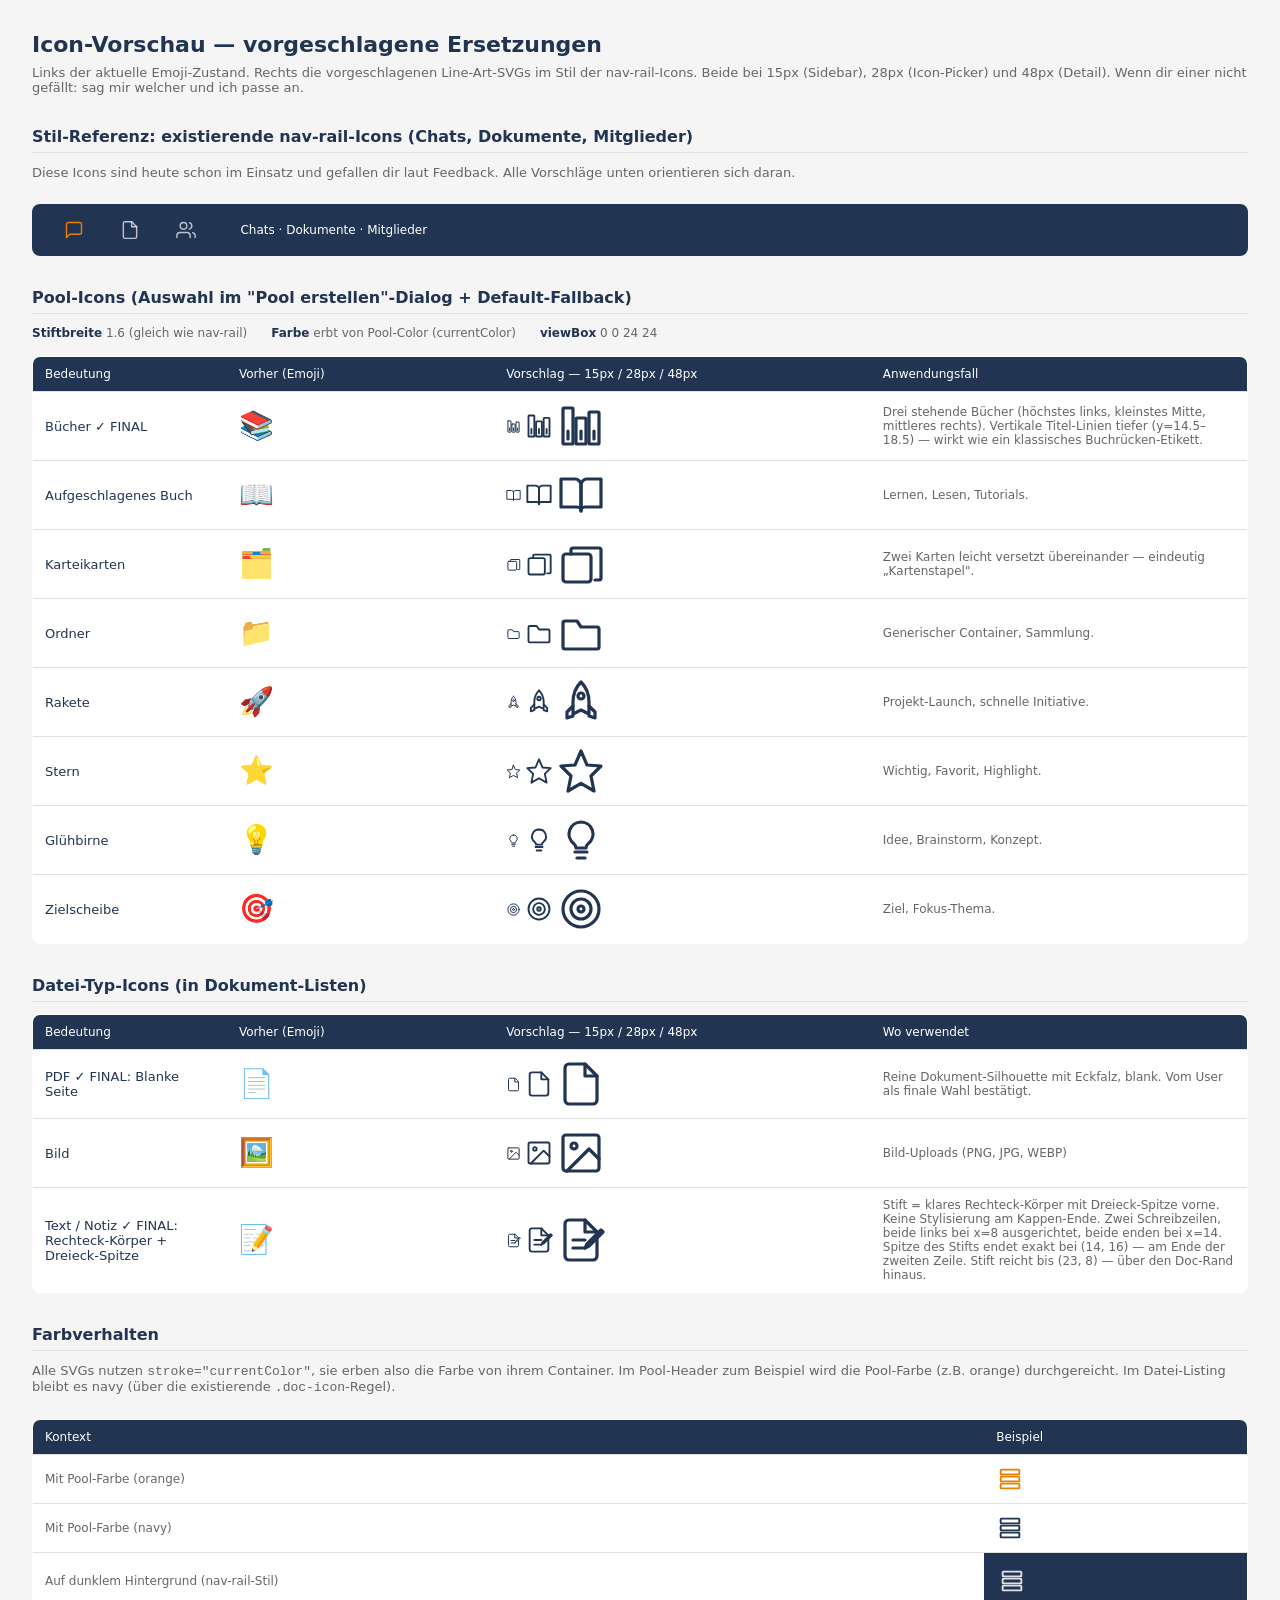
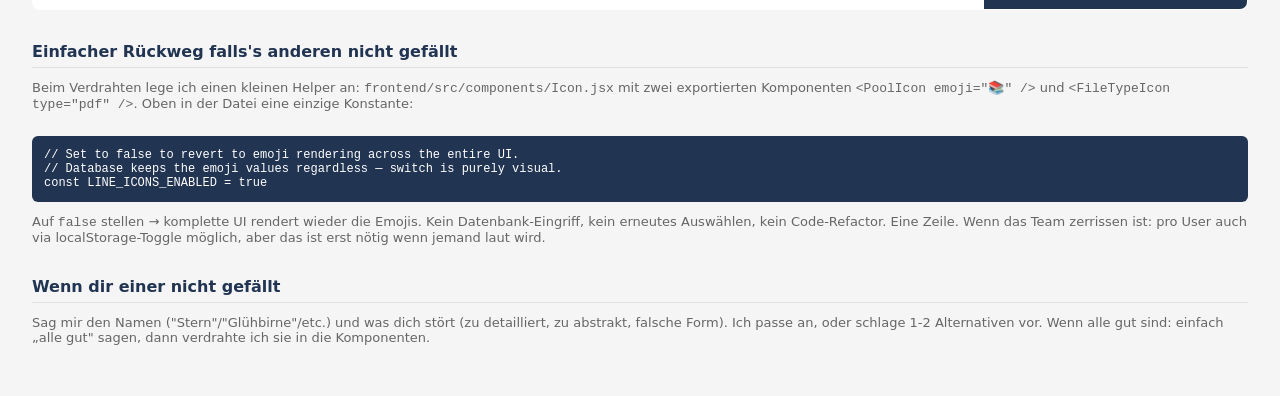
<file: frontend/dev-tools/icon-preview.html>
<!doctype html>
<html lang="de">
<head>
<meta charset="utf-8">
<title>Icon-Vorschau — XQT5 AI Plattform</title>
<style>
  :root {
    --primary: #ee7f00;
    --dark: #213452;
    --bg: #f5f5f5;
    --gray: #e0e0e0;
    --text: #333;
    --text-light: #666;
  }
  * { box-sizing: border-box; }
  body {
    margin: 0;
    padding: 32px;
    background: var(--bg);
    font-family: system-ui, -apple-system, sans-serif;
    color: var(--text);
  }
  h1 { color: var(--dark); margin: 0 0 8px; font-size: 22px; }
  h2 { color: var(--dark); margin: 32px 0 12px; font-size: 16px; border-bottom: 1px solid var(--gray); padding-bottom: 6px; }
  .lead { color: var(--text-light); margin: 0 0 24px; font-size: 13px; }
  table {
    width: 100%;
    border-collapse: collapse;
    background: white;
    border: 1px solid var(--gray);
    border-radius: 8px;
    overflow: hidden;
  }
  th, td { padding: 10px 12px; text-align: left; border-bottom: 1px solid var(--gray); font-size: 13px; vertical-align: middle; }
  th { background: var(--dark); color: white; font-weight: 500; font-size: 12px; }
  tr:last-child td { border-bottom: none; }
  .label { color: var(--text-light); font-size: 12px; }
  .name { color: var(--dark); font-weight: 500; }
  .emoji { font-size: 28px; line-height: 1; }
  .emoji-15 { font-size: 15px; }
  .emoji-48 { font-size: 48px; }
  .svg-cell { color: var(--dark); }
  .svg-cell.orange { color: var(--primary); }
  .svg-cell.navy { color: var(--dark); }
  svg { display: inline-block; vertical-align: middle; }
  .ref-card {
    background: var(--dark);
    color: white;
    padding: 16px;
    border-radius: 8px;
    margin: 16px 0 24px;
    font-size: 13px;
  }
  .ref-card svg { color: rgba(255, 255, 255, 0.7); margin: 0 16px; }
  .ref-card .ref-active svg { color: var(--primary); }
  .legend { display: flex; gap: 24px; margin-bottom: 16px; font-size: 12px; color: var(--text-light); }
  .legend strong { color: var(--dark); }
</style>
</head>
<body>

<h1>Icon-Vorschau — vorgeschlagene Ersetzungen</h1>
<p class="lead">
  Links der aktuelle Emoji-Zustand. Rechts die vorgeschlagenen Line-Art-SVGs im
  Stil der nav-rail-Icons. Beide bei 15px (Sidebar), 28px (Icon-Picker) und 48px
  (Detail). Wenn dir einer nicht gefällt: sag mir welcher und ich passe an.
</p>

<h2>Stil-Referenz: existierende nav-rail-Icons (Chats, Dokumente, Mitglieder)</h2>
<p class="lead">Diese Icons sind heute schon im Einsatz und gefallen dir laut Feedback. Alle Vorschläge unten orientieren sich daran.</p>
<div class="ref-card">
  <span class="ref-active">
    <svg width="20" height="20" viewBox="0 0 24 24" fill="none" stroke="currentColor" stroke-width="1.7" stroke-linecap="round" stroke-linejoin="round">
      <path d="M21 15a2 2 0 0 1-2 2H7l-4 4V5a2 2 0 0 1 2-2h14a2 2 0 0 1 2 2z"/>
    </svg>
  </span>
  <svg width="20" height="20" viewBox="0 0 24 24" fill="none" stroke="currentColor" stroke-width="1.7" stroke-linecap="round" stroke-linejoin="round">
    <path d="M14 2H6a2 2 0 0 0-2 2v16a2 2 0 0 0 2 2h12a2 2 0 0 0 2-2V8z"/>
    <polyline points="14 2 14 8 20 8"/>
  </svg>
  <svg width="20" height="20" viewBox="0 0 24 24" fill="none" stroke="currentColor" stroke-width="1.7" stroke-linecap="round" stroke-linejoin="round">
    <path d="M17 21v-2a4 4 0 0 0-4-4H5a4 4 0 0 0-4 4v2"/>
    <circle cx="9" cy="7" r="4"/>
    <path d="M23 21v-2a4 4 0 0 0-3-3.87"/>
    <path d="M16 3.13a4 4 0 0 1 0 7.75"/>
  </svg>
  <span style="margin-left: 24px; font-size: 12px;">Chats · Dokumente · Mitglieder</span>
</div>

<h2>Pool-Icons (Auswahl im "Pool erstellen"-Dialog + Default-Fallback)</h2>
<div class="legend">
  <span><strong>Stiftbreite</strong> 1.6 (gleich wie nav-rail)</span>
  <span><strong>Farbe</strong> erbt von Pool-Color (currentColor)</span>
  <span><strong>viewBox</strong> 0 0 24 24</span>
</div>

<table>
<colgroup>
  <col style="width: 16%">
  <col style="width: 22%">
  <col style="width: 31%">
  <col style="width: 31%">
</colgroup>
<thead><tr><th>Bedeutung</th><th>Vorher (Emoji)</th><th>Vorschlag — 15px / 28px / 48px</th><th>Anwendungsfall</th></tr></thead>
<tbody>

<tr><td class="name">Bücher ✓ FINAL</td><td class="emoji">📚</td>
  <td class="svg-cell">
    <svg width="15" height="15" viewBox="0 0 24 24" fill="none" stroke="currentColor" stroke-width="1.6" stroke-linecap="round" stroke-linejoin="round"><rect x="3" y="3" width="5" height="18" rx="0.5"/><rect x="9.5" y="8" width="5" height="13" rx="0.5"/><rect x="16" y="5" width="5" height="16" rx="0.5"/><line x1="5.5" y1="14.5" x2="5.5" y2="18.5"/><line x1="12" y1="14.5" x2="12" y2="18.5"/><line x1="18.5" y1="14.5" x2="18.5" y2="18.5"/></svg>
    <svg width="28" height="28" viewBox="0 0 24 24" fill="none" stroke="currentColor" stroke-width="1.6" stroke-linecap="round" stroke-linejoin="round"><rect x="3" y="3" width="5" height="18" rx="0.5"/><rect x="9.5" y="8" width="5" height="13" rx="0.5"/><rect x="16" y="5" width="5" height="16" rx="0.5"/><line x1="5.5" y1="14.5" x2="5.5" y2="18.5"/><line x1="12" y1="14.5" x2="12" y2="18.5"/><line x1="18.5" y1="14.5" x2="18.5" y2="18.5"/></svg>
    <svg width="48" height="48" viewBox="0 0 24 24" fill="none" stroke="currentColor" stroke-width="1.6" stroke-linecap="round" stroke-linejoin="round"><rect x="3" y="3" width="5" height="18" rx="0.5"/><rect x="9.5" y="8" width="5" height="13" rx="0.5"/><rect x="16" y="5" width="5" height="16" rx="0.5"/><line x1="5.5" y1="14.5" x2="5.5" y2="18.5"/><line x1="12" y1="14.5" x2="12" y2="18.5"/><line x1="18.5" y1="14.5" x2="18.5" y2="18.5"/></svg>
  </td>
  <td class="label">Drei stehende Bücher (höchstes links, kleinstes Mitte, mittleres rechts). Vertikale Titel-Linien tiefer (y=14.5–18.5) — wirkt wie ein klassisches Buchrücken-Etikett.</td>
</tr>

<tr><td class="name">Aufgeschlagenes Buch</td><td class="emoji">📖</td>
  <td class="svg-cell">
    <svg width="15" height="15" viewBox="0 0 24 24" fill="none" stroke="currentColor" stroke-width="1.6" stroke-linecap="round" stroke-linejoin="round"><path d="M2 4h7a3 3 0 0 1 3 3v13a2 2 0 0 0-2-2H2z"/><path d="M22 4h-7a3 3 0 0 0-3 3v13a2 2 0 0 1 2-2h8z"/></svg>
    <svg width="28" height="28" viewBox="0 0 24 24" fill="none" stroke="currentColor" stroke-width="1.6" stroke-linecap="round" stroke-linejoin="round"><path d="M2 4h7a3 3 0 0 1 3 3v13a2 2 0 0 0-2-2H2z"/><path d="M22 4h-7a3 3 0 0 0-3 3v13a2 2 0 0 1 2-2h8z"/></svg>
    <svg width="48" height="48" viewBox="0 0 24 24" fill="none" stroke="currentColor" stroke-width="1.6" stroke-linecap="round" stroke-linejoin="round"><path d="M2 4h7a3 3 0 0 1 3 3v13a2 2 0 0 0-2-2H2z"/><path d="M22 4h-7a3 3 0 0 0-3 3v13a2 2 0 0 1 2-2h8z"/></svg>
  </td>
  <td class="label">Lernen, Lesen, Tutorials.</td>
</tr>

<tr><td class="name">Karteikarten</td><td class="emoji">🗂️</td>
  <td class="svg-cell">
    <svg width="15" height="15" viewBox="0 0 24 24" fill="none" stroke="currentColor" stroke-width="1.6" stroke-linecap="round" stroke-linejoin="round"><rect x="3" y="7" width="14" height="14" rx="1.5"/><path d="M7 7V5a1 1 0 0 1 1-1h13a1 1 0 0 1 1 1v14a1 1 0 0 1-1 1h-2"/></svg>
    <svg width="28" height="28" viewBox="0 0 24 24" fill="none" stroke="currentColor" stroke-width="1.6" stroke-linecap="round" stroke-linejoin="round"><rect x="3" y="7" width="14" height="14" rx="1.5"/><path d="M7 7V5a1 1 0 0 1 1-1h13a1 1 0 0 1 1 1v14a1 1 0 0 1-1 1h-2"/></svg>
    <svg width="48" height="48" viewBox="0 0 24 24" fill="none" stroke="currentColor" stroke-width="1.6" stroke-linecap="round" stroke-linejoin="round"><rect x="3" y="7" width="14" height="14" rx="1.5"/><path d="M7 7V5a1 1 0 0 1 1-1h13a1 1 0 0 1 1 1v14a1 1 0 0 1-1 1h-2"/></svg>
  </td>
  <td class="label">Zwei Karten leicht versetzt übereinander — eindeutig „Kartenstapel".</td>
</tr>

<tr><td class="name">Ordner</td><td class="emoji">📁</td>
  <td class="svg-cell">
    <svg width="15" height="15" viewBox="0 0 24 24" fill="none" stroke="currentColor" stroke-width="1.6" stroke-linecap="round" stroke-linejoin="round"><path d="M3 7a1 1 0 0 1 1-1h6l2 3h8a1 1 0 0 1 1 1v9a1 1 0 0 1-1 1H4a1 1 0 0 1-1-1z"/></svg>
    <svg width="28" height="28" viewBox="0 0 24 24" fill="none" stroke="currentColor" stroke-width="1.6" stroke-linecap="round" stroke-linejoin="round"><path d="M3 7a1 1 0 0 1 1-1h6l2 3h8a1 1 0 0 1 1 1v9a1 1 0 0 1-1 1H4a1 1 0 0 1-1-1z"/></svg>
    <svg width="48" height="48" viewBox="0 0 24 24" fill="none" stroke="currentColor" stroke-width="1.6" stroke-linecap="round" stroke-linejoin="round"><path d="M3 7a1 1 0 0 1 1-1h6l2 3h8a1 1 0 0 1 1 1v9a1 1 0 0 1-1 1H4a1 1 0 0 1-1-1z"/></svg>
  </td>
  <td class="label">Generischer Container, Sammlung.</td>
</tr>

<tr><td class="name">Rakete</td><td class="emoji">🚀</td>
  <td class="svg-cell">
    <svg width="15" height="15" viewBox="0 0 24 24" fill="none" stroke="currentColor" stroke-width="1.6" stroke-linecap="round" stroke-linejoin="round"><path d="M12 2c2.5 2.5 4 6 4 10v6l-4-2-4 2v-6c0-4 1.5-7.5 4-10z"/><path d="M8 14l-3 3v3l3-1"/><path d="M16 14l3 3v3l-3-1"/><circle cx="12" cy="9" r="1.5"/></svg>
    <svg width="28" height="28" viewBox="0 0 24 24" fill="none" stroke="currentColor" stroke-width="1.6" stroke-linecap="round" stroke-linejoin="round"><path d="M12 2c2.5 2.5 4 6 4 10v6l-4-2-4 2v-6c0-4 1.5-7.5 4-10z"/><path d="M8 14l-3 3v3l3-1"/><path d="M16 14l3 3v3l-3-1"/><circle cx="12" cy="9" r="1.5"/></svg>
    <svg width="48" height="48" viewBox="0 0 24 24" fill="none" stroke="currentColor" stroke-width="1.6" stroke-linecap="round" stroke-linejoin="round"><path d="M12 2c2.5 2.5 4 6 4 10v6l-4-2-4 2v-6c0-4 1.5-7.5 4-10z"/><path d="M8 14l-3 3v3l3-1"/><path d="M16 14l3 3v3l-3-1"/><circle cx="12" cy="9" r="1.5"/></svg>
  </td>
  <td class="label">Projekt-Launch, schnelle Initiative.</td>
</tr>

<tr><td class="name">Stern</td><td class="emoji">⭐</td>
  <td class="svg-cell">
    <svg width="15" height="15" viewBox="0 0 24 24" fill="none" stroke="currentColor" stroke-width="1.6" stroke-linecap="round" stroke-linejoin="round"><polygon points="12 2 15 9 22 9.5 17 14.5 18.5 22 12 18.2 5.5 22 7 14.5 2 9.5 9 9"/></svg>
    <svg width="28" height="28" viewBox="0 0 24 24" fill="none" stroke="currentColor" stroke-width="1.6" stroke-linecap="round" stroke-linejoin="round"><polygon points="12 2 15 9 22 9.5 17 14.5 18.5 22 12 18.2 5.5 22 7 14.5 2 9.5 9 9"/></svg>
    <svg width="48" height="48" viewBox="0 0 24 24" fill="none" stroke="currentColor" stroke-width="1.6" stroke-linecap="round" stroke-linejoin="round"><polygon points="12 2 15 9 22 9.5 17 14.5 18.5 22 12 18.2 5.5 22 7 14.5 2 9.5 9 9"/></svg>
  </td>
  <td class="label">Wichtig, Favorit, Highlight.</td>
</tr>

<tr><td class="name">Glühbirne</td><td class="emoji">💡</td>
  <td class="svg-cell">
    <svg width="15" height="15" viewBox="0 0 24 24" fill="none" stroke="currentColor" stroke-width="1.6" stroke-linecap="round" stroke-linejoin="round"><path d="M9 18h6"/><path d="M10 21h4"/><path d="M12 3a6 6 0 0 0-3.7 10.7c0.7 0.6 1.2 1.4 1.2 2.3v0h5v0c0-0.9 0.5-1.7 1.2-2.3A6 6 0 0 0 12 3z"/></svg>
    <svg width="28" height="28" viewBox="0 0 24 24" fill="none" stroke="currentColor" stroke-width="1.6" stroke-linecap="round" stroke-linejoin="round"><path d="M9 18h6"/><path d="M10 21h4"/><path d="M12 3a6 6 0 0 0-3.7 10.7c0.7 0.6 1.2 1.4 1.2 2.3v0h5v0c0-0.9 0.5-1.7 1.2-2.3A6 6 0 0 0 12 3z"/></svg>
    <svg width="48" height="48" viewBox="0 0 24 24" fill="none" stroke="currentColor" stroke-width="1.6" stroke-linecap="round" stroke-linejoin="round"><path d="M9 18h6"/><path d="M10 21h4"/><path d="M12 3a6 6 0 0 0-3.7 10.7c0.7 0.6 1.2 1.4 1.2 2.3v0h5v0c0-0.9 0.5-1.7 1.2-2.3A6 6 0 0 0 12 3z"/></svg>
  </td>
  <td class="label">Idee, Brainstorm, Konzept.</td>
</tr>

<tr><td class="name">Zielscheibe</td><td class="emoji">🎯</td>
  <td class="svg-cell">
    <svg width="15" height="15" viewBox="0 0 24 24" fill="none" stroke="currentColor" stroke-width="1.6" stroke-linecap="round" stroke-linejoin="round"><circle cx="12" cy="12" r="9"/><circle cx="12" cy="12" r="5"/><circle cx="12" cy="12" r="1.5"/></svg>
    <svg width="28" height="28" viewBox="0 0 24 24" fill="none" stroke="currentColor" stroke-width="1.6" stroke-linecap="round" stroke-linejoin="round"><circle cx="12" cy="12" r="9"/><circle cx="12" cy="12" r="5"/><circle cx="12" cy="12" r="1.5"/></svg>
    <svg width="48" height="48" viewBox="0 0 24 24" fill="none" stroke="currentColor" stroke-width="1.6" stroke-linecap="round" stroke-linejoin="round"><circle cx="12" cy="12" r="9"/><circle cx="12" cy="12" r="5"/><circle cx="12" cy="12" r="1.5"/></svg>
  </td>
  <td class="label">Ziel, Fokus-Thema.</td>
</tr>

</tbody></table>

<h2>Datei-Typ-Icons (in Dokument-Listen)</h2>
<table>
<colgroup>
  <col style="width: 16%">
  <col style="width: 22%">
  <col style="width: 31%">
  <col style="width: 31%">
</colgroup>
<thead><tr><th>Bedeutung</th><th>Vorher (Emoji)</th><th>Vorschlag — 15px / 28px / 48px</th><th>Wo verwendet</th></tr></thead>
<tbody>

<tr><td class="name">PDF ✓ FINAL: Blanke Seite</td><td class="emoji">📄</td>
  <td class="svg-cell">
    <svg width="15" height="15" viewBox="0 0 24 24" fill="none" stroke="currentColor" stroke-width="1.6" stroke-linecap="round" stroke-linejoin="round"><path d="M14 2H6a2 2 0 0 0-2 2v16a2 2 0 0 0 2 2h12a2 2 0 0 0 2-2V8z"/><polyline points="14 2 14 8 20 8"/></svg>
    <svg width="28" height="28" viewBox="0 0 24 24" fill="none" stroke="currentColor" stroke-width="1.6" stroke-linecap="round" stroke-linejoin="round"><path d="M14 2H6a2 2 0 0 0-2 2v16a2 2 0 0 0 2 2h12a2 2 0 0 0 2-2V8z"/><polyline points="14 2 14 8 20 8"/></svg>
    <svg width="48" height="48" viewBox="0 0 24 24" fill="none" stroke="currentColor" stroke-width="1.6" stroke-linecap="round" stroke-linejoin="round"><path d="M14 2H6a2 2 0 0 0-2 2v16a2 2 0 0 0 2 2h12a2 2 0 0 0 2-2V8z"/><polyline points="14 2 14 8 20 8"/></svg>
  </td>
  <td class="label">Reine Dokument-Silhouette mit Eckfalz, blank. Vom User als finale Wahl bestätigt.</td>
</tr>

<tr><td class="name">Bild</td><td class="emoji">🖼️</td>
  <td class="svg-cell">
    <svg width="15" height="15" viewBox="0 0 24 24" fill="none" stroke="currentColor" stroke-width="1.6" stroke-linecap="round" stroke-linejoin="round"><rect x="3" y="3" width="18" height="18" rx="1.5"/><circle cx="8.5" cy="8.5" r="1.5"/><polyline points="21 15 16 10 5 21"/></svg>
    <svg width="28" height="28" viewBox="0 0 24 24" fill="none" stroke="currentColor" stroke-width="1.6" stroke-linecap="round" stroke-linejoin="round"><rect x="3" y="3" width="18" height="18" rx="1.5"/><circle cx="8.5" cy="8.5" r="1.5"/><polyline points="21 15 16 10 5 21"/></svg>
    <svg width="48" height="48" viewBox="0 0 24 24" fill="none" stroke="currentColor" stroke-width="1.6" stroke-linecap="round" stroke-linejoin="round"><rect x="3" y="3" width="18" height="18" rx="1.5"/><circle cx="8.5" cy="8.5" r="1.5"/><polyline points="21 15 16 10 5 21"/></svg>
  </td>
  <td class="label">Bild-Uploads (PNG, JPG, WEBP)</td>
</tr>

<tr><td class="name">Text / Notiz ✓ FINAL: Rechteck-Körper + Dreieck-Spitze</td><td class="emoji">📝</td>
  <td class="svg-cell">
    <svg width="15" height="15" viewBox="0 0 24 24" fill="none" stroke="currentColor" stroke-width="1.6" stroke-linecap="round" stroke-linejoin="round"><path d="M14 2H6a2 2 0 0 0-2 2v16a2 2 0 0 0 2 2h12a2 2 0 0 0 2-2V8z"/><polyline points="14 2 14 8 20 8"/><line x1="8" y1="12" x2="14" y2="12"/><line x1="8" y1="16" x2="14" y2="16"/><path d="M22 7 L23 8 L16 15 L14 16 L15 14 Z" fill="white"/></svg>
    <svg width="28" height="28" viewBox="0 0 24 24" fill="none" stroke="currentColor" stroke-width="1.6" stroke-linecap="round" stroke-linejoin="round"><path d="M14 2H6a2 2 0 0 0-2 2v16a2 2 0 0 0 2 2h12a2 2 0 0 0 2-2V8z"/><polyline points="14 2 14 8 20 8"/><line x1="8" y1="12" x2="14" y2="12"/><line x1="8" y1="16" x2="14" y2="16"/><path d="M22 7 L23 8 L16 15 L14 16 L15 14 Z" fill="white"/></svg>
    <svg width="48" height="48" viewBox="0 0 24 24" fill="none" stroke="currentColor" stroke-width="1.6" stroke-linecap="round" stroke-linejoin="round"><path d="M14 2H6a2 2 0 0 0-2 2v16a2 2 0 0 0 2 2h12a2 2 0 0 0 2-2V8z"/><polyline points="14 2 14 8 20 8"/><line x1="8" y1="12" x2="14" y2="12"/><line x1="8" y1="16" x2="14" y2="16"/><path d="M22 7 L23 8 L16 15 L14 16 L15 14 Z" fill="white"/></svg>
  </td>
  <td class="label">Stift = klares Rechteck-Körper mit Dreieck-Spitze vorne. Keine Stylisierung am Kappen-Ende. Zwei Schreibzeilen, beide links bei x=8 ausgerichtet, beide enden bei x=14. Spitze des Stifts endet exakt bei (14, 16) — am Ende der zweiten Zeile. Stift reicht bis (23, 8) — über den Doc-Rand hinaus.</td>
</tr>

</tbody></table>

<h2>Farbverhalten</h2>
<p class="lead">
  Alle SVGs nutzen <code>stroke="currentColor"</code>, sie erben also die Farbe von ihrem Container.
  Im Pool-Header zum Beispiel wird die Pool-Farbe (z.B. orange) durchgereicht. Im Datei-Listing
  bleibt es navy (über die existierende <code>.doc-icon</code>-Regel).
</p>

<table>
<thead><tr><th>Kontext</th><th>Beispiel</th></tr></thead>
<tbody>
<tr>
  <td class="label">Mit Pool-Farbe (orange)</td>
  <td class="svg-cell" style="color: var(--primary);">
    <svg width="28" height="28" viewBox="0 0 24 24" fill="none" stroke="currentColor" stroke-width="1.6" stroke-linecap="round" stroke-linejoin="round"><rect x="4" y="4" width="16" height="4" rx="0.5"/><rect x="4" y="10" width="16" height="4" rx="0.5"/><rect x="4" y="16" width="16" height="4" rx="0.5"/></svg>
  </td>
</tr>
<tr>
  <td class="label">Mit Pool-Farbe (navy)</td>
  <td class="svg-cell" style="color: var(--dark);">
    <svg width="28" height="28" viewBox="0 0 24 24" fill="none" stroke="currentColor" stroke-width="1.6" stroke-linecap="round" stroke-linejoin="round"><rect x="4" y="4" width="16" height="4" rx="0.5"/><rect x="4" y="10" width="16" height="4" rx="0.5"/><rect x="4" y="16" width="16" height="4" rx="0.5"/></svg>
  </td>
</tr>
<tr>
  <td class="label">Auf dunklem Hintergrund (nav-rail-Stil)</td>
  <td style="background: var(--dark); color: rgba(255,255,255,0.85); padding: 14px;">
    <svg width="28" height="28" viewBox="0 0 24 24" fill="none" stroke="currentColor" stroke-width="1.6" stroke-linecap="round" stroke-linejoin="round"><rect x="4" y="4" width="16" height="4" rx="0.5"/><rect x="4" y="10" width="16" height="4" rx="0.5"/><rect x="4" y="16" width="16" height="4" rx="0.5"/></svg>
  </td>
</tr>
</tbody></table>

<h2>Einfacher Rückweg falls's anderen nicht gefällt</h2>
<p class="lead">
  Beim Verdrahten lege ich einen kleinen Helper an: <code>frontend/src/components/Icon.jsx</code>
  mit zwei exportierten Komponenten <code>&lt;PoolIcon emoji="📚" /&gt;</code> und
  <code>&lt;FileTypeIcon type="pdf" /&gt;</code>. Oben in der Datei eine einzige Konstante:
</p>
<pre style="background: var(--dark); color: white; padding: 12px; border-radius: 6px; font-size: 12px; margin: 0 0 12px;">// Set to false to revert to emoji rendering across the entire UI.
// Database keeps the emoji values regardless — switch is purely visual.
const LINE_ICONS_ENABLED = true</pre>
<p class="lead">
  Auf <code>false</code> stellen → komplette UI rendert wieder die Emojis. Kein
  Datenbank-Eingriff, kein erneutes Auswählen, kein Code-Refactor. Eine Zeile.
  Wenn das Team zerrissen ist: pro User auch via localStorage-Toggle möglich,
  aber das ist erst nötig wenn jemand laut wird.
</p>

<h2>Wenn dir einer nicht gefällt</h2>
<p class="lead">
  Sag mir den Namen ("Stern"/"Glühbirne"/etc.) und was dich stört (zu detailliert,
  zu abstrakt, falsche Form). Ich passe an, oder schlage 1-2 Alternativen vor.
  Wenn alle gut sind: einfach „alle gut" sagen, dann verdrahte ich sie in die Komponenten.
</p>

</body>
</html>
</file>
